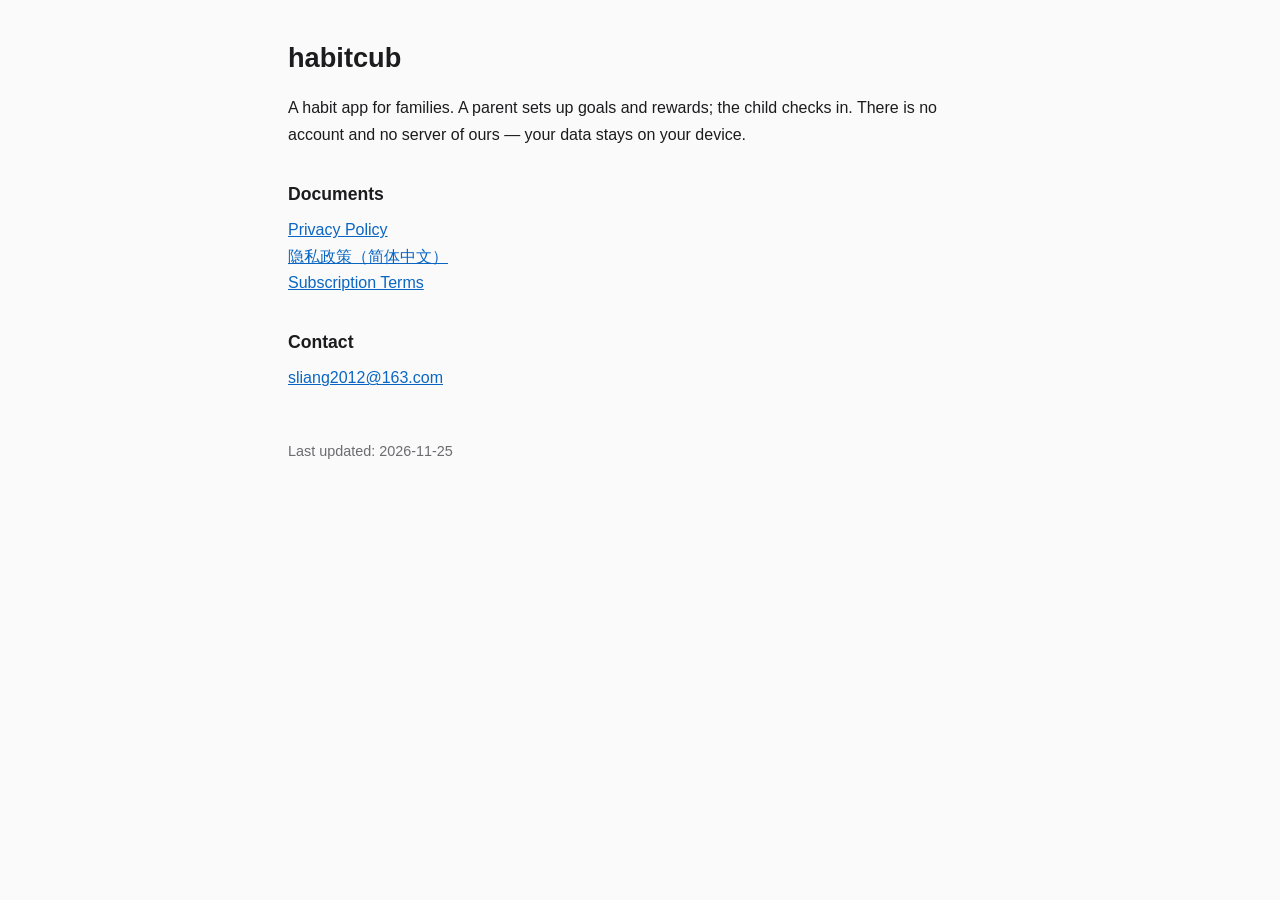
<file: index.html>
<!DOCTYPE html>
<html lang="en">
<head>
<meta charset="utf-8">
<meta name="viewport" content="width=device-width,initial-scale=1">
<title>habitcub - Legal</title>
<link rel="stylesheet" href="style.css">
</head>
<body>
<main>
<h1>habitcub</h1>
<p>A habit app for families. A parent sets up goals and rewards; the child checks in. There is no account and no server of ours &mdash; your data stays on your device.</p>

<h2>Documents</h2>
<p><a href="privacy.html">Privacy Policy</a><br>
<a href="privacy-zh.html">隐私政策（简体中文）</a><br>
<a href="terms.html">Subscription Terms</a></p>

<h2>Contact</h2>
<p><a href="mailto:sliang2012@163.com">sliang2012@163.com</a></p>
</main>
<footer>Last updated: 2026-11-25</footer>
</body>
</html>
</file>
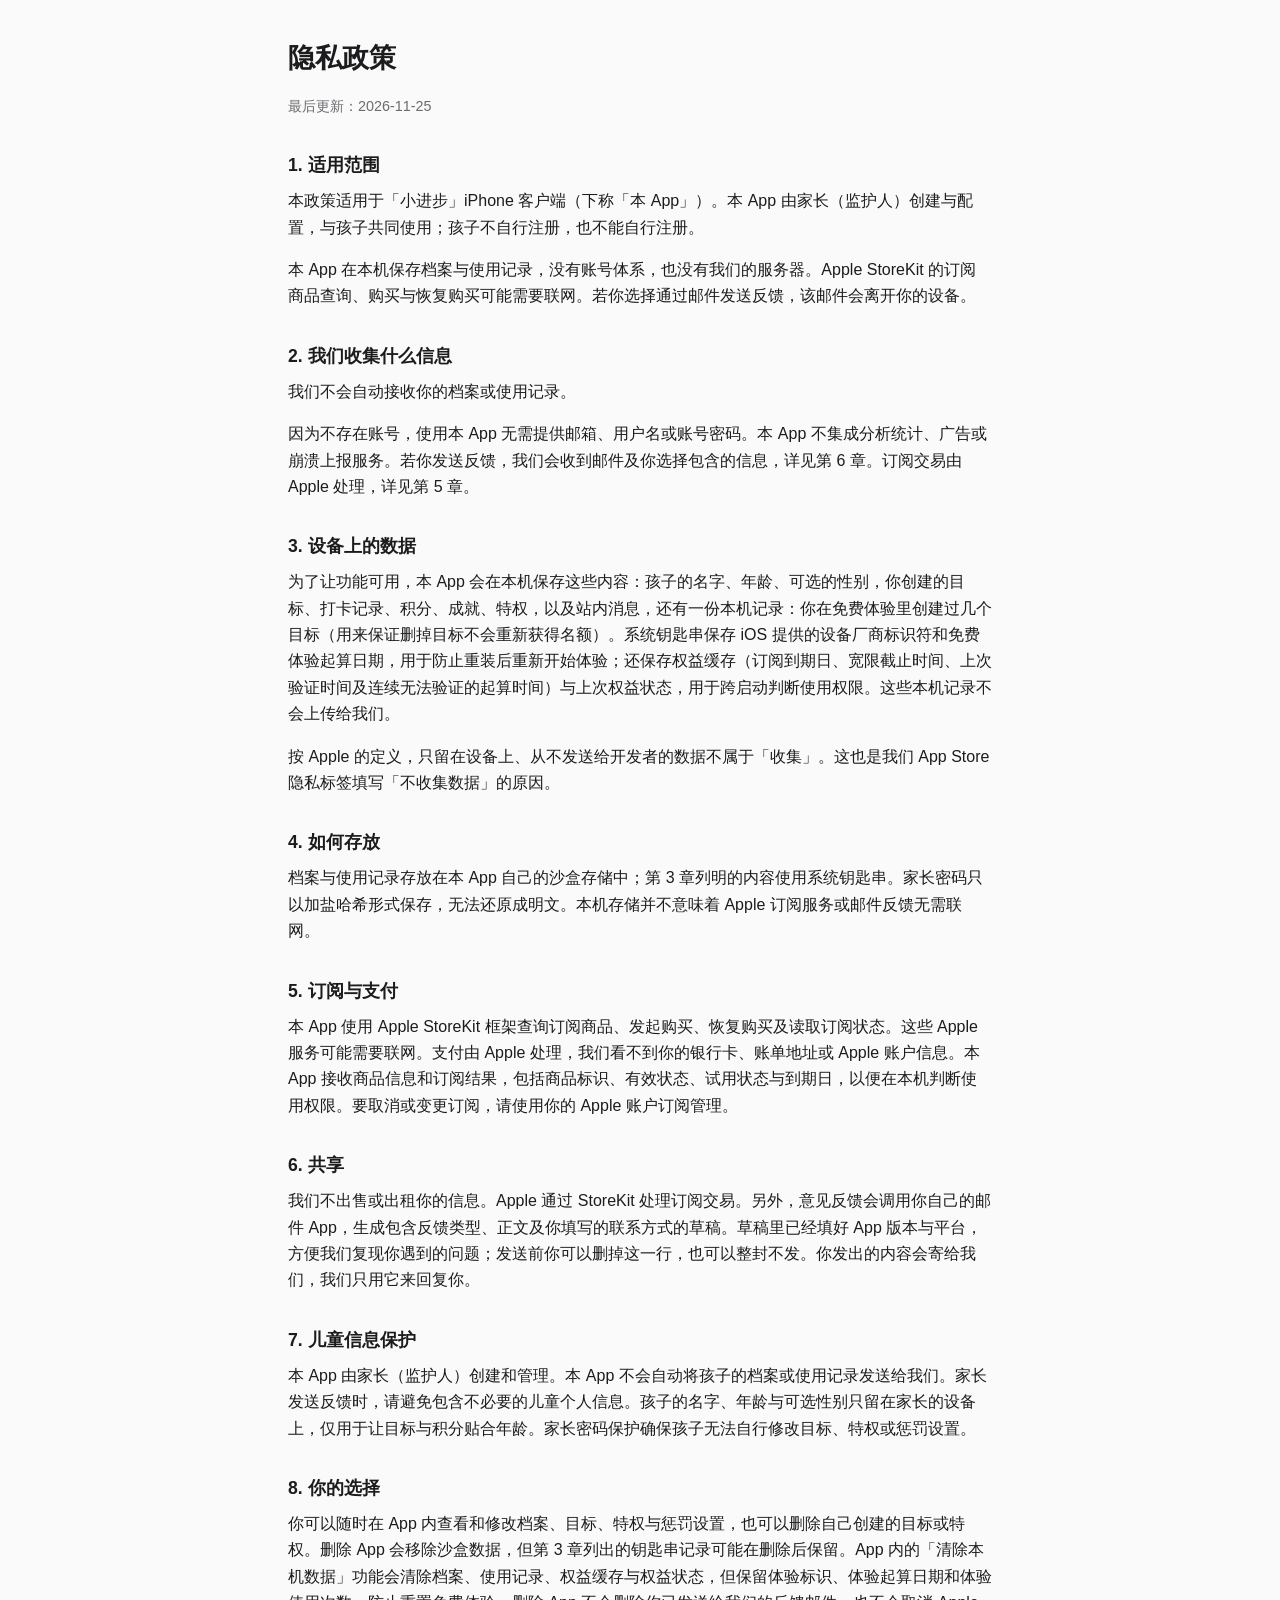
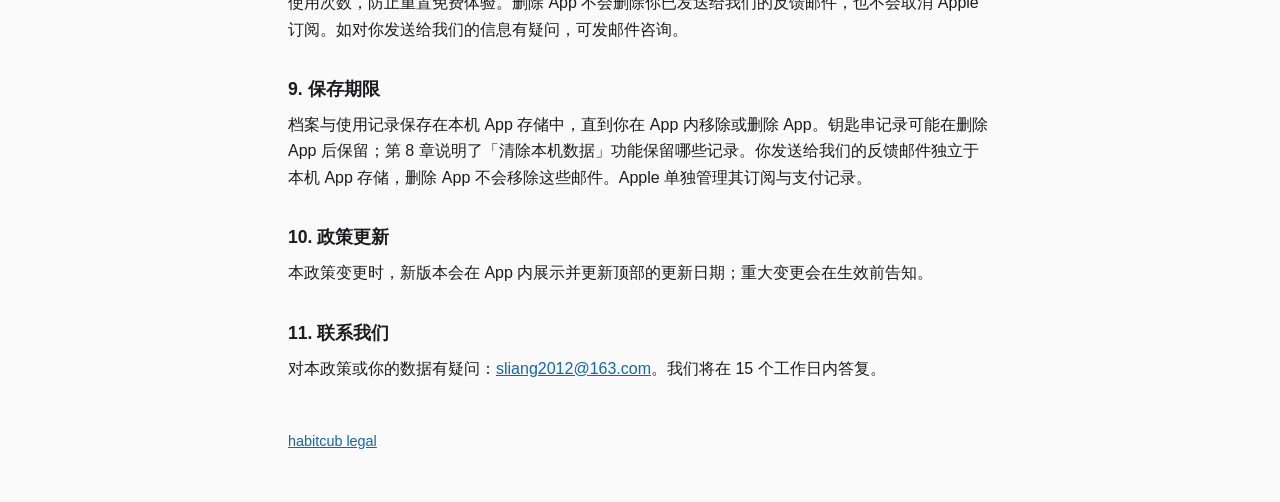
<file: privacy-zh.html>
<!DOCTYPE html>
<html lang="zh-Hans">
<head>
<meta charset="utf-8">
<meta name="viewport" content="width=device-width,initial-scale=1">
<title>小进步 - 隐私政策</title>
<link rel="stylesheet" href="style.css">
</head>
<body>
<main>
<h1>隐私政策</h1>
<p class="meta">最后更新：2026-11-25</p>
<h2>1. 适用范围</h2>
<p>本政策适用于「小进步」iPhone 客户端（下称「本 App」）。本 App 由家长（监护人）创建与配置，与孩子共同使用；孩子不自行注册，也不能自行注册。</p>
<p>本 App 在本机保存档案与使用记录，没有账号体系，也没有我们的服务器。Apple StoreKit 的订阅商品查询、购买与恢复购买可能需要联网。若你选择通过邮件发送反馈，该邮件会离开你的设备。</p>
<h2>2. 我们收集什么信息</h2>
<p>我们不会自动接收你的档案或使用记录。</p>
<p>因为不存在账号，使用本 App 无需提供邮箱、用户名或账号密码。本 App 不集成分析统计、广告或崩溃上报服务。若你发送反馈，我们会收到邮件及你选择包含的信息，详见第 6 章。订阅交易由 Apple 处理，详见第 5 章。</p>
<h2>3. 设备上的数据</h2>
<p>为了让功能可用，本 App 会在本机保存这些内容：孩子的名字、年龄、可选的性别，你创建的目标、打卡记录、积分、成就、特权，以及站内消息，还有一份本机记录：你在免费体验里创建过几个目标（用来保证删掉目标不会重新获得名额）。系统钥匙串保存 iOS 提供的设备厂商标识符和免费体验起算日期，用于防止重装后重新开始体验；还保存权益缓存（订阅到期日、宽限截止时间、上次验证时间及连续无法验证的起算时间）与上次权益状态，用于跨启动判断使用权限。这些本机记录不会上传给我们。</p>
<p>按 Apple 的定义，只留在设备上、从不发送给开发者的数据不属于「收集」。这也是我们 App Store 隐私标签填写「不收集数据」的原因。</p>
<h2>4. 如何存放</h2>
<p>档案与使用记录存放在本 App 自己的沙盒存储中；第 3 章列明的内容使用系统钥匙串。家长密码只以加盐哈希形式保存，无法还原成明文。本机存储并不意味着 Apple 订阅服务或邮件反馈无需联网。</p>
<h2>5. 订阅与支付</h2>
<p>本 App 使用 Apple StoreKit 框架查询订阅商品、发起购买、恢复购买及读取订阅状态。这些 Apple 服务可能需要联网。支付由 Apple 处理，我们看不到你的银行卡、账单地址或 Apple 账户信息。本 App 接收商品信息和订阅结果，包括商品标识、有效状态、试用状态与到期日，以便在本机判断使用权限。要取消或变更订阅，请使用你的 Apple 账户订阅管理。</p>
<h2>6. 共享</h2>
<p>我们不出售或出租你的信息。Apple 通过 StoreKit 处理订阅交易。另外，意见反馈会调用你自己的邮件 App，生成包含反馈类型、正文及你填写的联系方式的草稿。草稿里已经填好 App 版本与平台，方便我们复现你遇到的问题；发送前你可以删掉这一行，也可以整封不发。你发出的内容会寄给我们，我们只用它来回复你。</p>
<h2>7. 儿童信息保护</h2>
<p>本 App 由家长（监护人）创建和管理。本 App 不会自动将孩子的档案或使用记录发送给我们。家长发送反馈时，请避免包含不必要的儿童个人信息。孩子的名字、年龄与可选性别只留在家长的设备上，仅用于让目标与积分贴合年龄。家长密码保护确保孩子无法自行修改目标、特权或惩罚设置。</p>
<h2>8. 你的选择</h2>
<p>你可以随时在 App 内查看和修改档案、目标、特权与惩罚设置，也可以删除自己创建的目标或特权。删除 App 会移除沙盒数据，但第 3 章列出的钥匙串记录可能在删除后保留。App 内的「清除本机数据」功能会清除档案、使用记录、权益缓存与权益状态，但保留体验标识、体验起算日期和体验使用次数，防止重置免费体验。删除 App 不会删除你已发送给我们的反馈邮件，也不会取消 Apple 订阅。如对你发送给我们的信息有疑问，可发邮件咨询。</p>
<h2>9. 保存期限</h2>
<p>档案与使用记录保存在本机 App 存储中，直到你在 App 内移除或删除 App。钥匙串记录可能在删除 App 后保留；第 8 章说明了「清除本机数据」功能保留哪些记录。你发送给我们的反馈邮件独立于本机 App 存储，删除 App 不会移除这些邮件。Apple 单独管理其订阅与支付记录。</p>
<h2>10. 政策更新</h2>
<p>本政策变更时，新版本会在 App 内展示并更新顶部的更新日期；重大变更会在生效前告知。</p>
<h2>11. 联系我们</h2>
<p>对本政策或你的数据有疑问：<a href="mailto:sliang2012@163.com">sliang2012@163.com</a>。我们将在 15 个工作日内答复。</p>
</main>
<footer><a href="index.html">habitcub legal</a></footer>
</body>
</html>
</file>
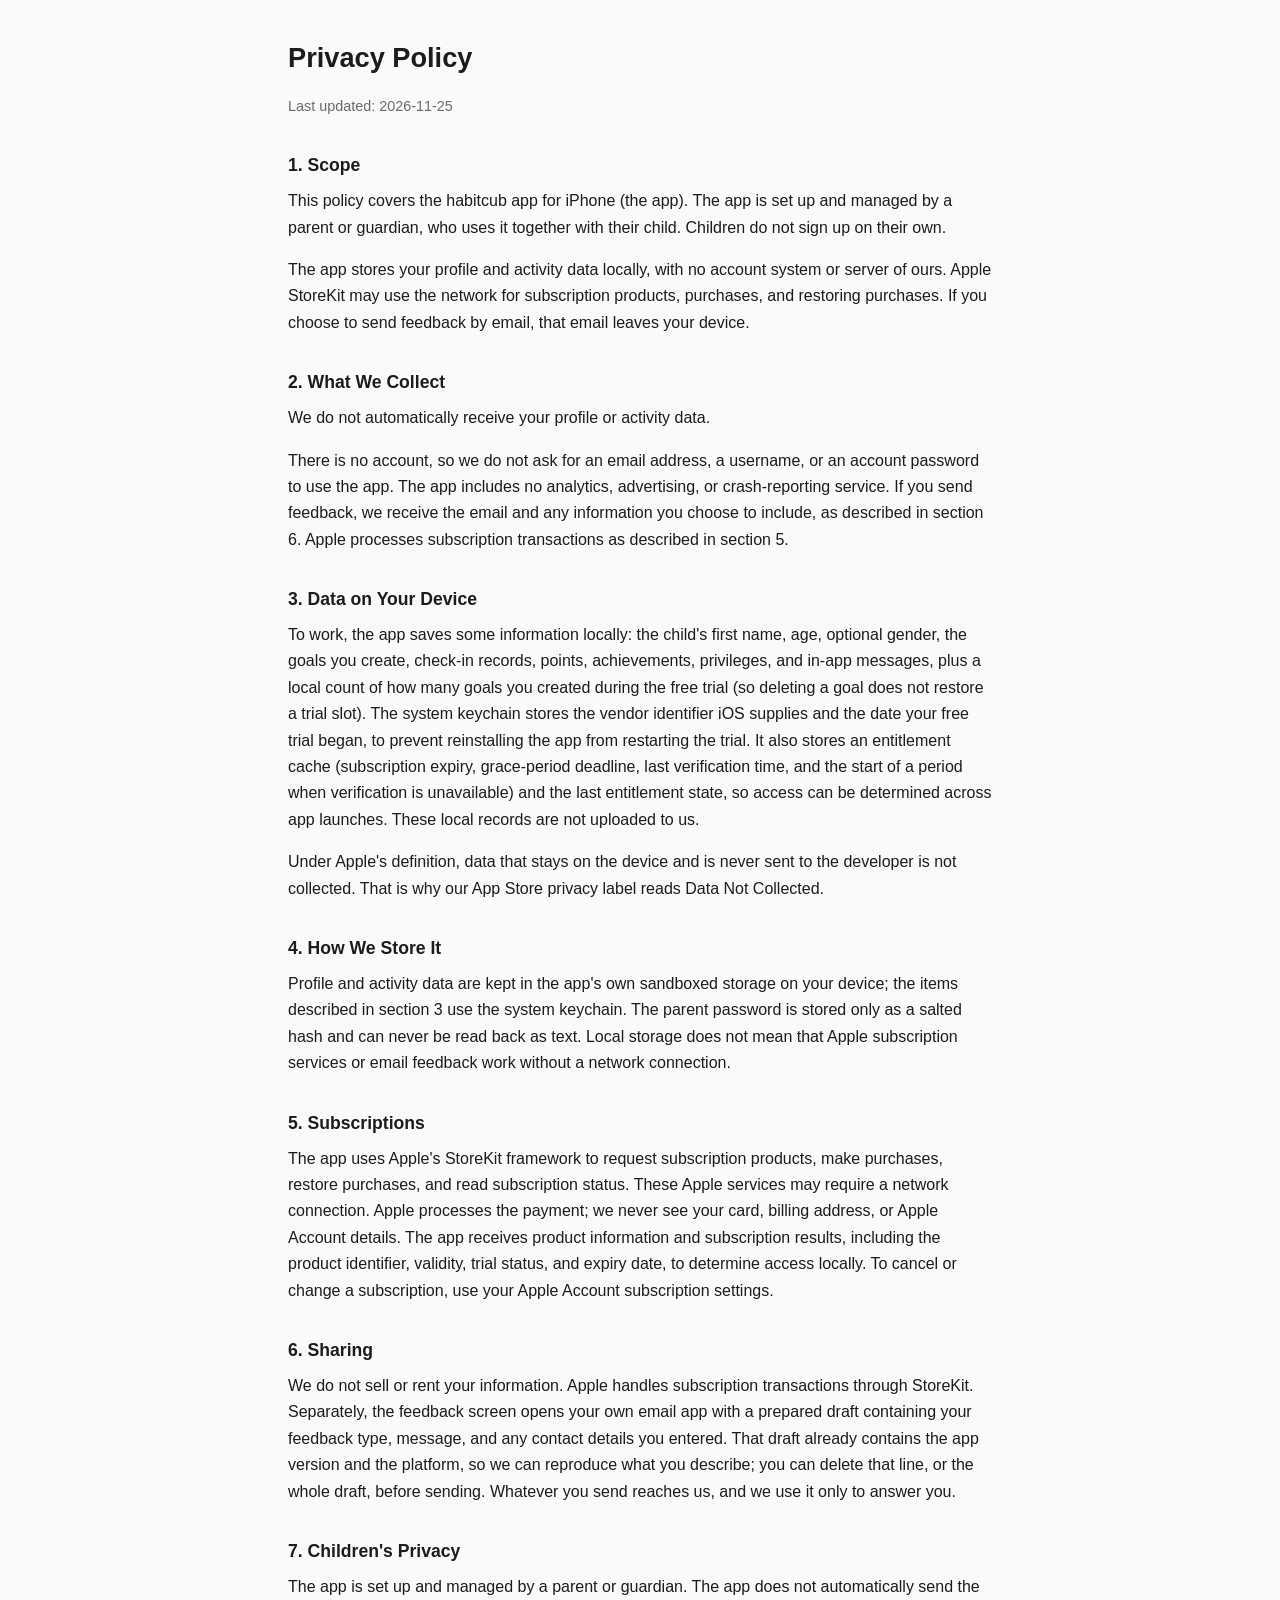
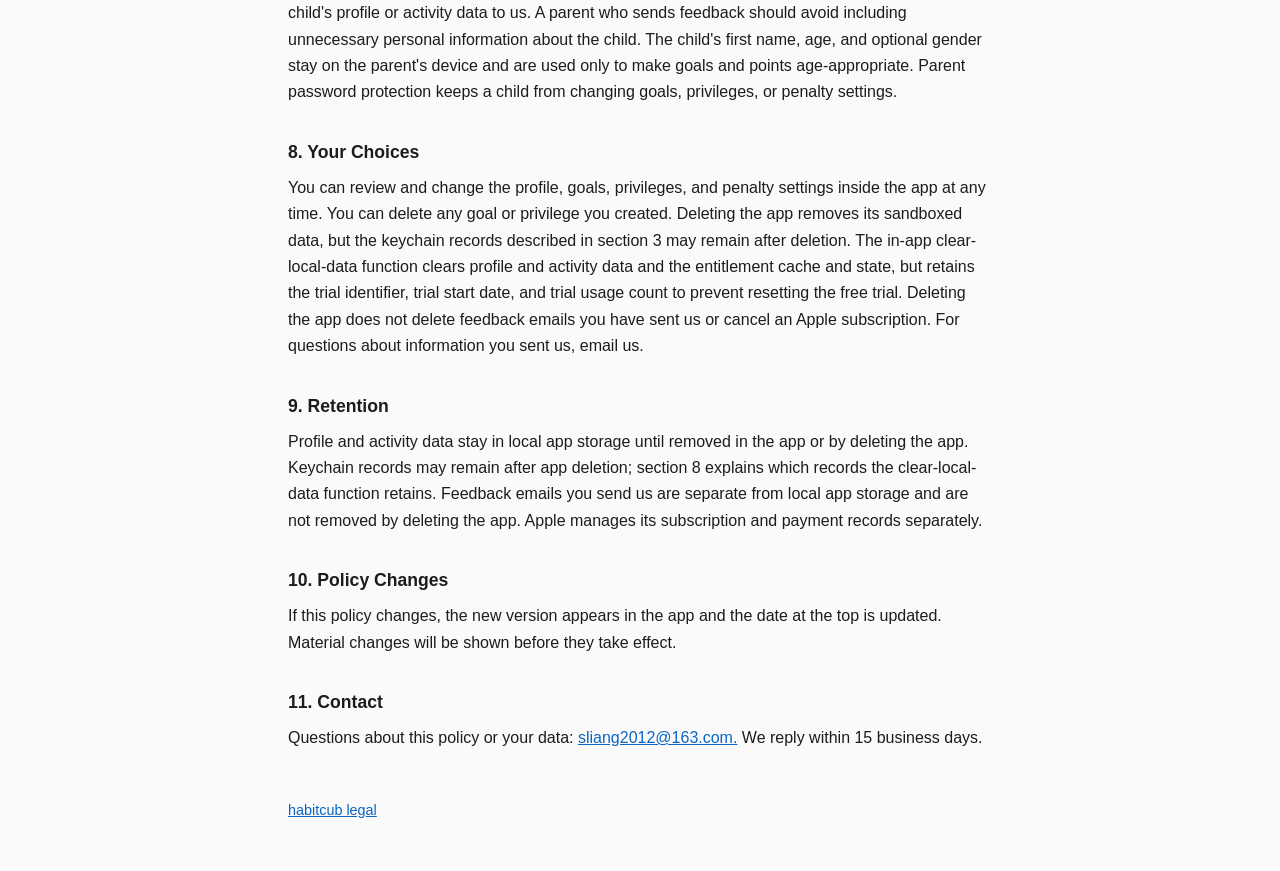
<file: privacy.html>
<!DOCTYPE html>
<html lang="en">
<head>
<meta charset="utf-8">
<meta name="viewport" content="width=device-width,initial-scale=1">
<title>habitcub - Privacy Policy</title>
<link rel="stylesheet" href="style.css">
</head>
<body>
<main>
<h1>Privacy Policy</h1>
<p class="meta">Last updated: 2026-11-25</p>
<h2>1. Scope</h2>
<p>This policy covers the habitcub app for iPhone (the app). The app is set up and managed by a parent or guardian, who uses it together with their child. Children do not sign up on their own.</p>
<p>The app stores your profile and activity data locally, with no account system or server of ours. Apple StoreKit may use the network for subscription products, purchases, and restoring purchases. If you choose to send feedback by email, that email leaves your device.</p>
<h2>2. What We Collect</h2>
<p>We do not automatically receive your profile or activity data.</p>
<p>There is no account, so we do not ask for an email address, a username, or an account password to use the app. The app includes no analytics, advertising, or crash-reporting service. If you send feedback, we receive the email and any information you choose to include, as described in section 6. Apple processes subscription transactions as described in section 5.</p>
<h2>3. Data on Your Device</h2>
<p>To work, the app saves some information locally: the child's first name, age, optional gender, the goals you create, check-in records, points, achievements, privileges, and in-app messages, plus a local count of how many goals you created during the free trial (so deleting a goal does not restore a trial slot). The system keychain stores the vendor identifier iOS supplies and the date your free trial began, to prevent reinstalling the app from restarting the trial. It also stores an entitlement cache (subscription expiry, grace-period deadline, last verification time, and the start of a period when verification is unavailable) and the last entitlement state, so access can be determined across app launches. These local records are not uploaded to us.</p>
<p>Under Apple's definition, data that stays on the device and is never sent to the developer is not collected. That is why our App Store privacy label reads Data Not Collected.</p>
<h2>4. How We Store It</h2>
<p>Profile and activity data are kept in the app's own sandboxed storage on your device; the items described in section 3 use the system keychain. The parent password is stored only as a salted hash and can never be read back as text. Local storage does not mean that Apple subscription services or email feedback work without a network connection.</p>
<h2>5. Subscriptions</h2>
<p>The app uses Apple's StoreKit framework to request subscription products, make purchases, restore purchases, and read subscription status. These Apple services may require a network connection. Apple processes the payment; we never see your card, billing address, or Apple Account details. The app receives product information and subscription results, including the product identifier, validity, trial status, and expiry date, to determine access locally. To cancel or change a subscription, use your Apple Account subscription settings.</p>
<h2>6. Sharing</h2>
<p>We do not sell or rent your information. Apple handles subscription transactions through StoreKit. Separately, the feedback screen opens your own email app with a prepared draft containing your feedback type, message, and any contact details you entered. That draft already contains the app version and the platform, so we can reproduce what you describe; you can delete that line, or the whole draft, before sending. Whatever you send reaches us, and we use it only to answer you.</p>
<h2>7. Children's Privacy</h2>
<p>The app is set up and managed by a parent or guardian. The app does not automatically send the child's profile or activity data to us. A parent who sends feedback should avoid including unnecessary personal information about the child. The child's first name, age, and optional gender stay on the parent's device and are used only to make goals and points age-appropriate. Parent password protection keeps a child from changing goals, privileges, or penalty settings.</p>
<h2>8. Your Choices</h2>
<p>You can review and change the profile, goals, privileges, and penalty settings inside the app at any time. You can delete any goal or privilege you created. Deleting the app removes its sandboxed data, but the keychain records described in section 3 may remain after deletion. The in-app clear-local-data function clears profile and activity data and the entitlement cache and state, but retains the trial identifier, trial start date, and trial usage count to prevent resetting the free trial. Deleting the app does not delete feedback emails you have sent us or cancel an Apple subscription. For questions about information you sent us, email us.</p>
<h2>9. Retention</h2>
<p>Profile and activity data stay in local app storage until removed in the app or by deleting the app. Keychain records may remain after app deletion; section 8 explains which records the clear-local-data function retains. Feedback emails you send us are separate from local app storage and are not removed by deleting the app. Apple manages its subscription and payment records separately.</p>
<h2>10. Policy Changes</h2>
<p>If this policy changes, the new version appears in the app and the date at the top is updated. Material changes will be shown before they take effect.</p>
<h2>11. Contact</h2>
<p>Questions about this policy or your data: <a href="mailto:sliang2012@163.com.">sliang2012@163.com.</a> We reply within 15 business days.</p>
</main>
<footer><a href="index.html">habitcub legal</a></footer>
</body>
</html>
</file>
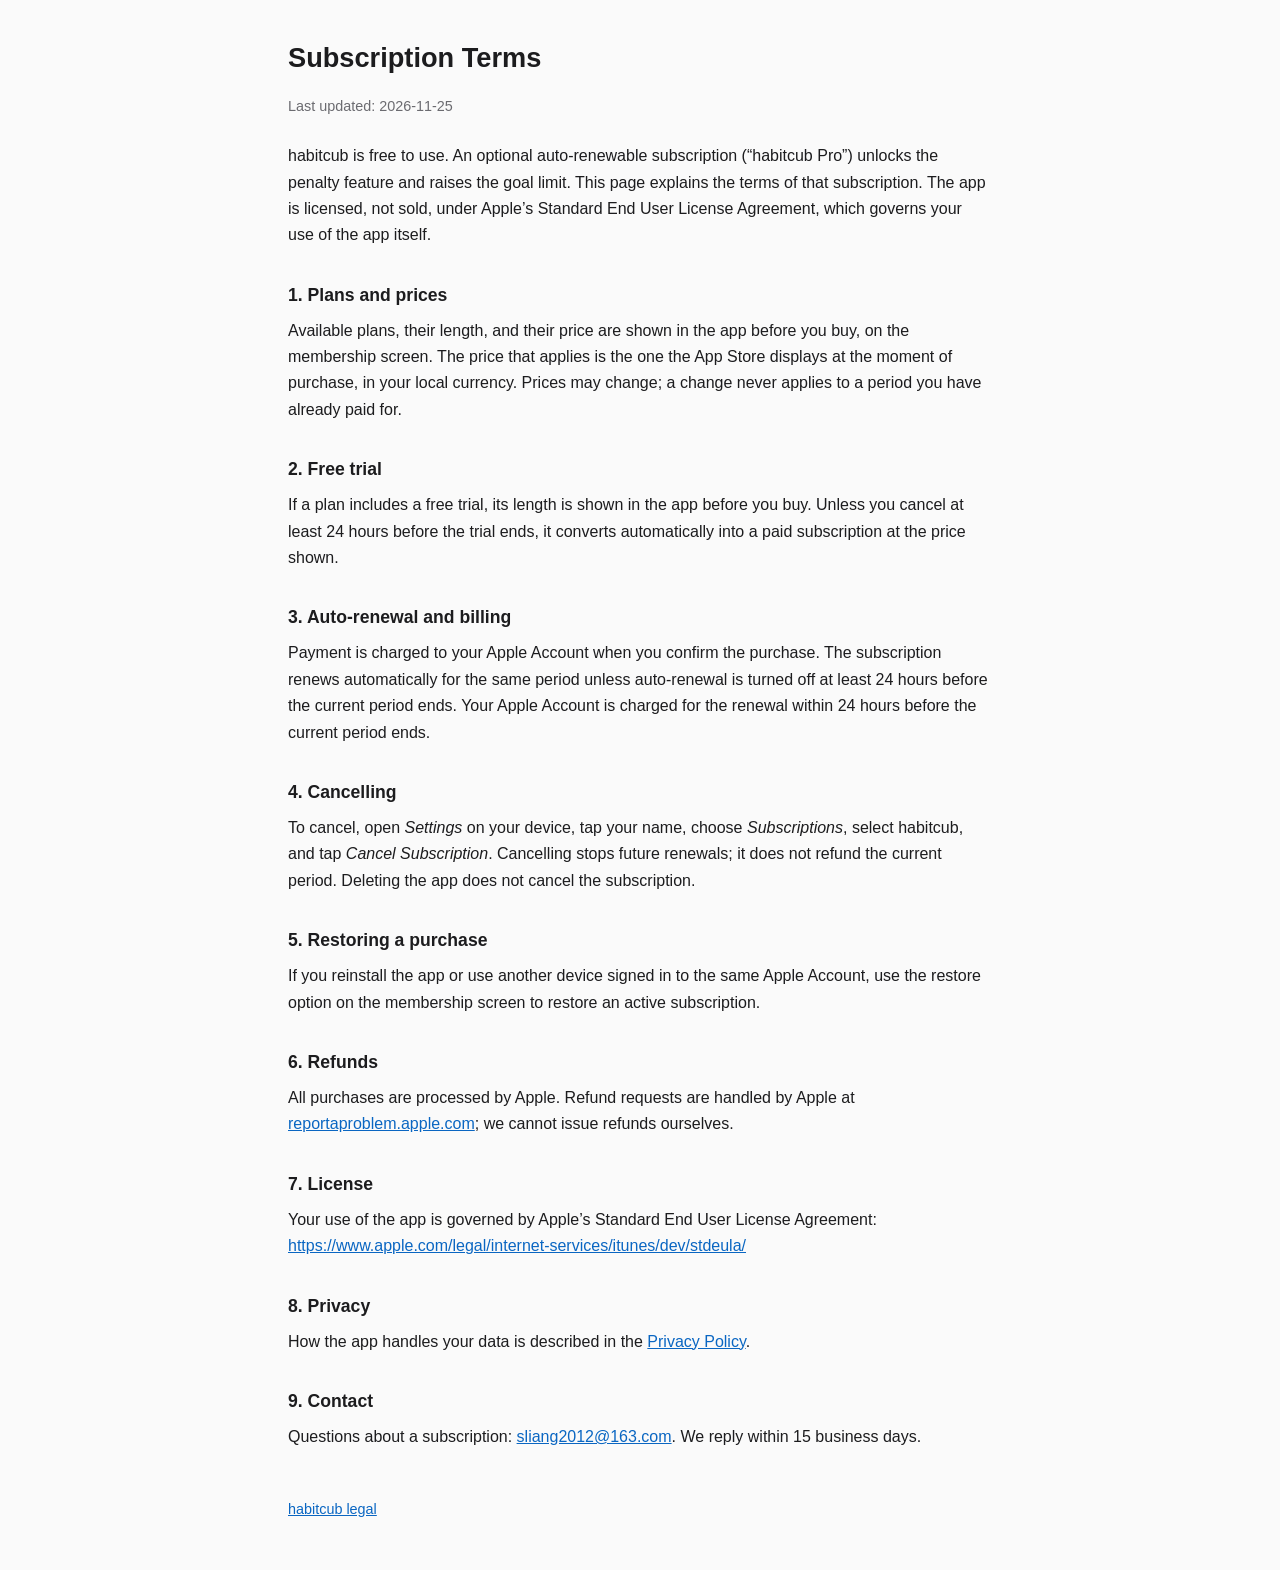
<file: terms.html>
<!DOCTYPE html>
<html lang="en">
<head>
<meta charset="utf-8">
<meta name="viewport" content="width=device-width,initial-scale=1">
<title>habitcub - Subscription Terms</title>
<link rel="stylesheet" href="style.css">
</head>
<body>
<main>
<h1>Subscription Terms</h1>
<p class="meta">Last updated: 2026-11-25</p>

<p>habitcub is free to use. An optional auto-renewable subscription (&ldquo;habitcub Pro&rdquo;) unlocks the penalty feature and raises the goal limit. This page explains the terms of that subscription. The app is licensed, not sold, under Apple&rsquo;s Standard End User License Agreement, which governs your use of the app itself.</p>

<h2>1. Plans and prices</h2>
<p>Available plans, their length, and their price are shown in the app before you buy, on the membership screen. The price that applies is the one the App Store displays at the moment of purchase, in your local currency. Prices may change; a change never applies to a period you have already paid for.</p>

<h2>2. Free trial</h2>
<p>If a plan includes a free trial, its length is shown in the app before you buy. Unless you cancel at least 24 hours before the trial ends, it converts automatically into a paid subscription at the price shown.</p>

<h2>3. Auto-renewal and billing</h2>
<p>Payment is charged to your Apple Account when you confirm the purchase. The subscription renews automatically for the same period unless auto-renewal is turned off at least 24 hours before the current period ends. Your Apple Account is charged for the renewal within 24 hours before the current period ends.</p>

<h2>4. Cancelling</h2>
<p>To cancel, open <em>Settings</em> on your device, tap your name, choose <em>Subscriptions</em>, select habitcub, and tap <em>Cancel Subscription</em>. Cancelling stops future renewals; it does not refund the current period. Deleting the app does not cancel the subscription.</p>

<h2>5. Restoring a purchase</h2>
<p>If you reinstall the app or use another device signed in to the same Apple Account, use the restore option on the membership screen to restore an active subscription.</p>

<h2>6. Refunds</h2>
<p>All purchases are processed by Apple. Refund requests are handled by Apple at <a href="https://reportaproblem.apple.com">reportaproblem.apple.com</a>; we cannot issue refunds ourselves.</p>

<h2>7. License</h2>
<p>Your use of the app is governed by Apple&rsquo;s Standard End User License Agreement: <a href="https://www.apple.com/legal/internet-services/itunes/dev/stdeula/">https://www.apple.com/legal/internet-services/itunes/dev/stdeula/</a></p>

<h2>8. Privacy</h2>
<p>How the app handles your data is described in the <a href="privacy.html">Privacy Policy</a>.</p>

<h2>9. Contact</h2>
<p>Questions about a subscription: <a href="mailto:sliang2012@163.com">sliang2012@163.com</a>. We reply within 15 business days.</p>
</main>
<footer><a href="index.html">habitcub legal</a></footer>
</body>
</html>
</file>
<file: style.css>
:root { color-scheme: light dark; }
body {
  margin: 0;
  font: 16px/1.65 -apple-system, BlinkMacSystemFont, "Segoe UI", Roboto, "Helvetica Neue", Arial, sans-serif;
  color: #1c1c1e;
  background: #fafafa;
}
main {
  max-width: 44rem;
  margin: 0 auto;
  padding: 2.5rem 1.25rem 1rem;
}
h1 { font-size: 1.7rem; line-height: 1.3; margin: 0 0 1.25rem; }
h2 { font-size: 1.1rem; margin: 2rem 0 .5rem; }
p { margin: 0 0 1rem; }
p.meta { color: #6b6b70; font-size: .9rem; margin-bottom: 1.5rem; }
a { color: #0a66c2; }
footer {
  max-width: 44rem;
  margin: 0 auto;
  padding: 1rem 1.25rem 3rem;
  color: #6b6b70;
  font-size: .9rem;
}
@media (prefers-color-scheme: dark) {
  body { color: #e8e8ea; background: #131315; }
  p.meta, footer { color: #9a9aa0; }
  a { color: #6cb2ff; }
}
</file>
